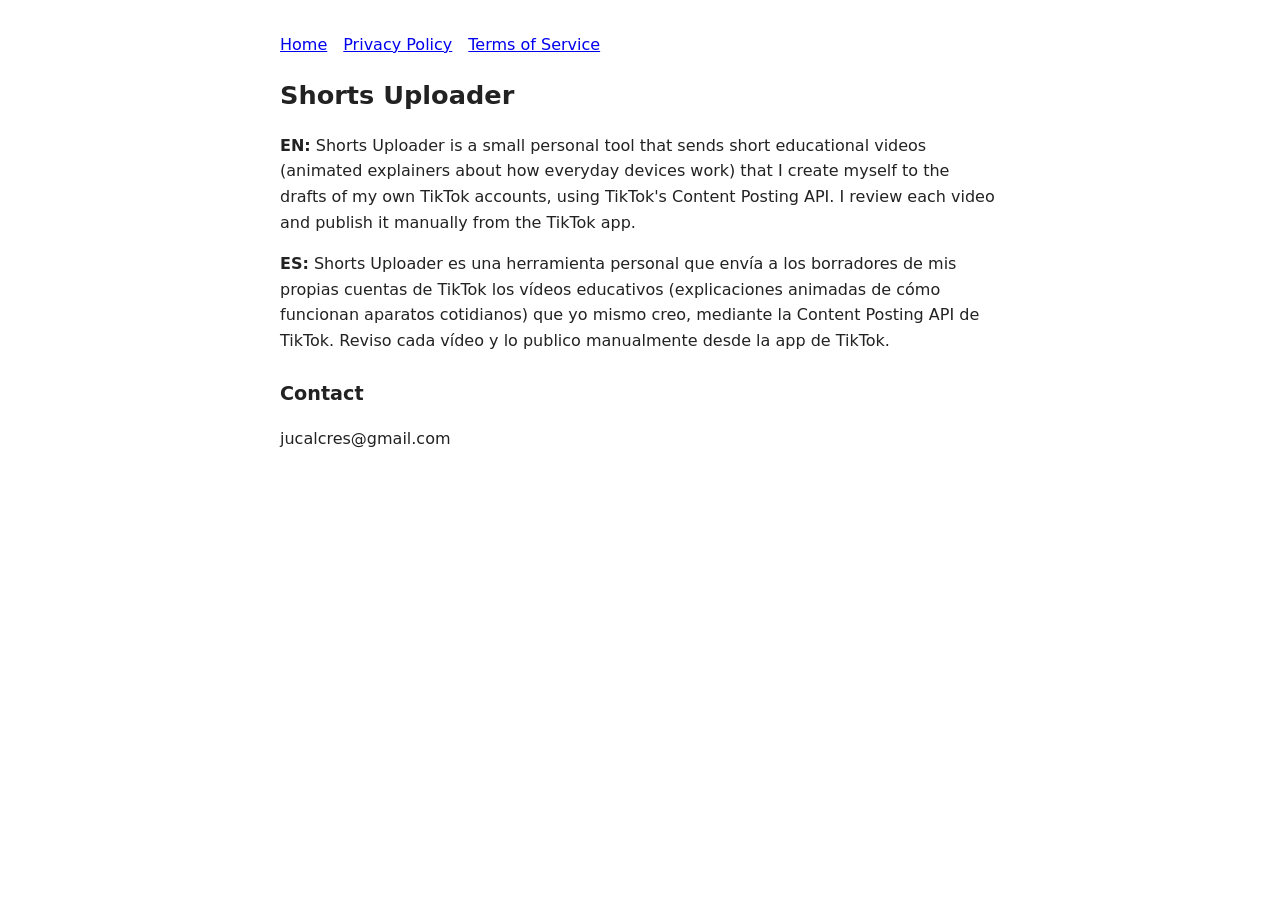
<file: index.html>
<!doctype html><html lang="en"><head><meta charset="utf-8"><meta name="viewport" content="width=device-width,initial-scale=1">
<title>Shorts Uploader</title><link rel="stylesheet" href="style.css"></head><body>
<nav><a href="index.html">Home</a><a href="privacy.html">Privacy Policy</a><a href="terms.html">Terms of Service</a></nav>
<h1>Shorts Uploader</h1>
<p><b>EN:</b> Shorts Uploader is a small personal tool that sends short educational videos (animated explainers about how everyday devices work) that I create myself to the drafts of my own TikTok accounts, using TikTok's Content Posting API. I review each video and publish it manually from the TikTok app.</p>
<p><b>ES:</b> Shorts Uploader es una herramienta personal que envía a los borradores de mis propias cuentas de TikTok los vídeos educativos (explicaciones animadas de cómo funcionan aparatos cotidianos) que yo mismo creo, mediante la Content Posting API de TikTok. Reviso cada vídeo y lo publico manualmente desde la app de TikTok.</p>
<h2>Contact</h2><p>jucalcres@gmail.com</p>
</body></html>
</file>
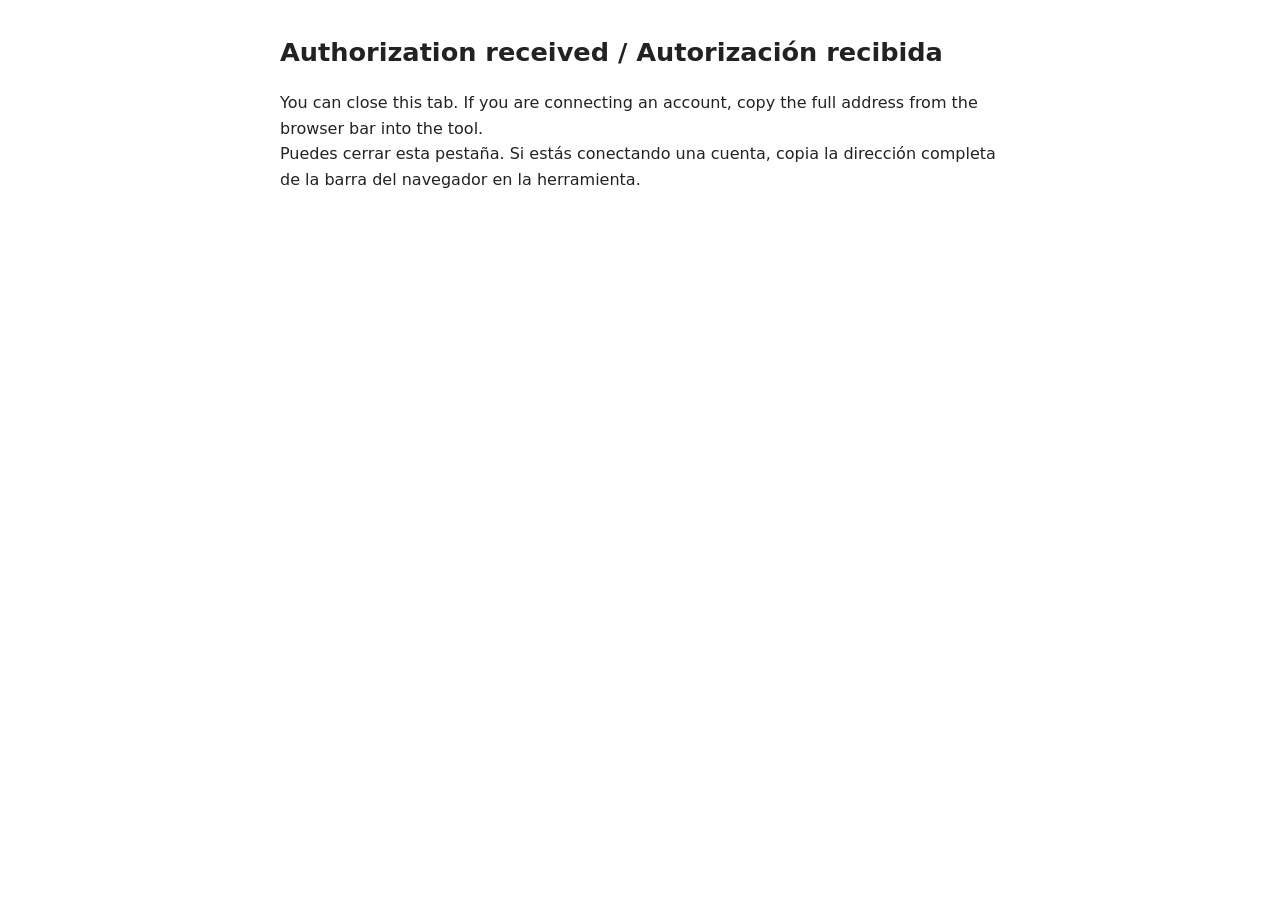
<file: callback.html>
<!doctype html><html lang="en"><head><meta charset="utf-8"><meta name="viewport" content="width=device-width,initial-scale=1">
<title>Authorization - Shorts Uploader</title><link rel="stylesheet" href="style.css"></head><body>
<h1>Authorization received / Autorización recibida</h1>
<p>You can close this tab. If you are connecting an account, copy the full address from the browser bar into the tool.<br>Puedes cerrar esta pestaña. Si estás conectando una cuenta, copia la dirección completa de la barra del navegador en la herramienta.</p>
</body></html>
</file>
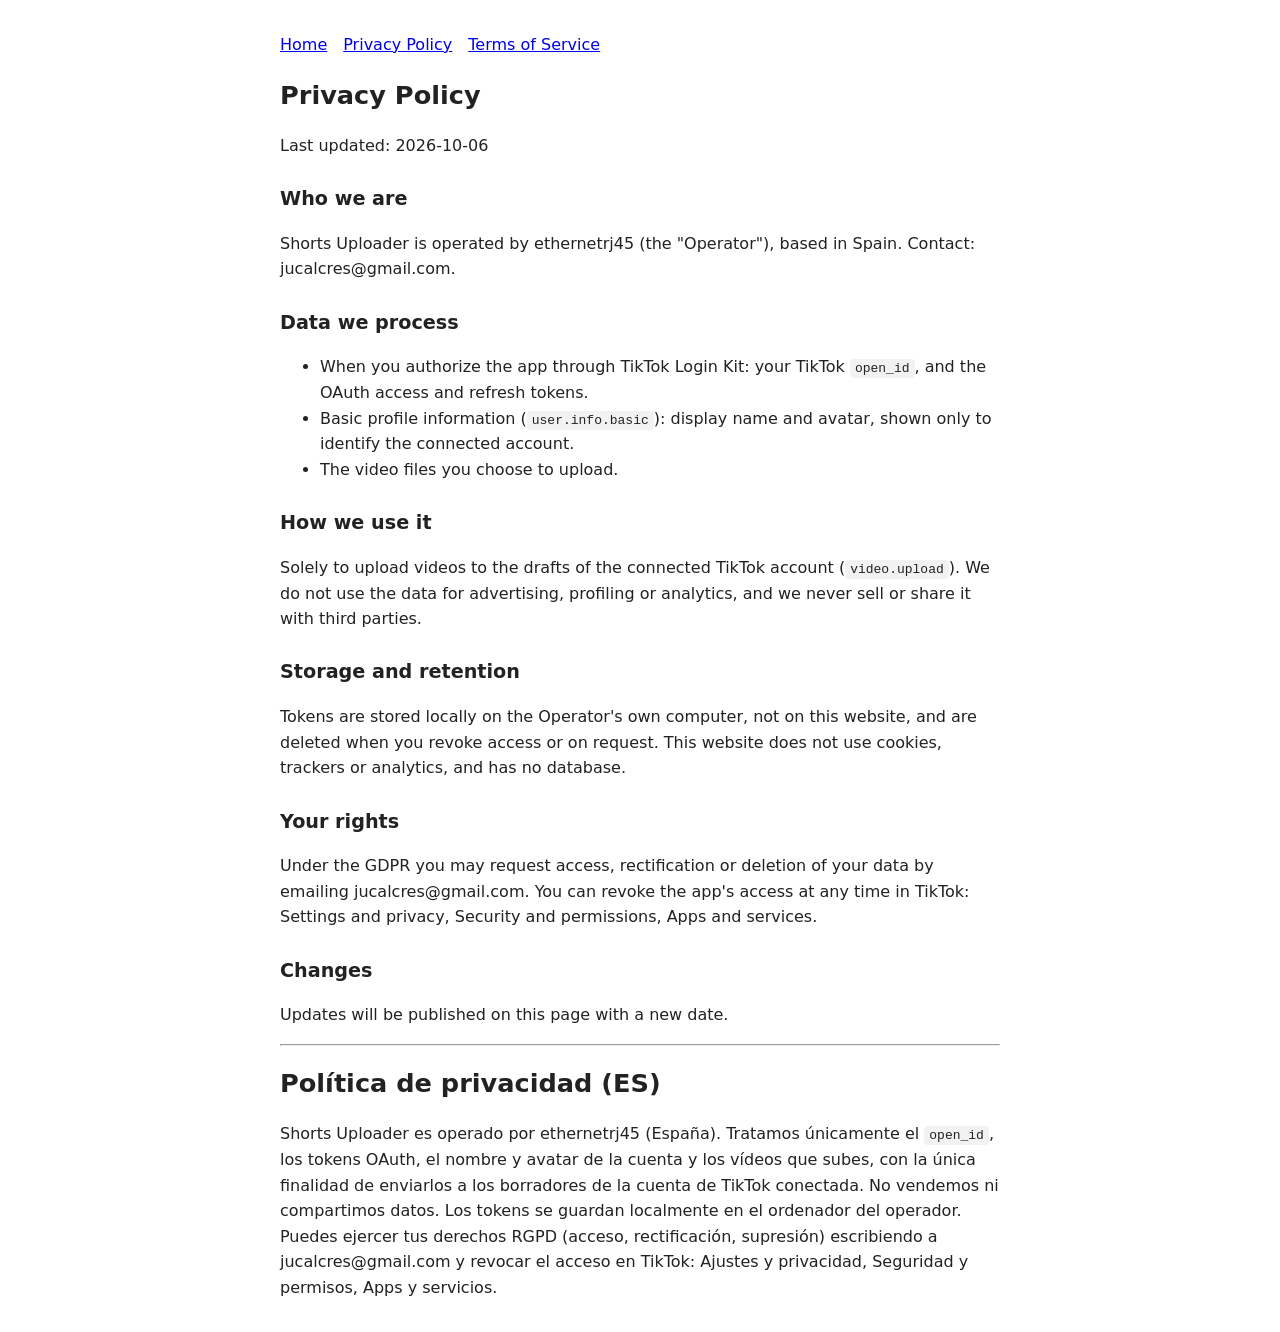
<file: privacy.html>
<!doctype html><html lang="en"><head><meta charset="utf-8"><meta name="viewport" content="width=device-width,initial-scale=1">
<title>Privacy Policy - Shorts Uploader</title><link rel="stylesheet" href="style.css"></head><body>
<nav><a href="index.html">Home</a><a href="privacy.html">Privacy Policy</a><a href="terms.html">Terms of Service</a></nav>
<h1>Privacy Policy</h1><p>Last updated: 2026-10-06</p>
<h2>Who we are</h2><p>Shorts Uploader is operated by ethernetrj45 (the "Operator"), based in Spain. Contact: jucalcres@gmail.com.</p>
<h2>Data we process</h2><ul>
<li>When you authorize the app through TikTok Login Kit: your TikTok <code>open_id</code>, and the OAuth access and refresh tokens.</li>
<li>Basic profile information (<code>user.info.basic</code>): display name and avatar, shown only to identify the connected account.</li>
<li>The video files you choose to upload.</li></ul>
<h2>How we use it</h2><p>Solely to upload videos to the drafts of the connected TikTok account (<code>video.upload</code>). We do not use the data for advertising, profiling or analytics, and we never sell or share it with third parties.</p>
<h2>Storage and retention</h2><p>Tokens are stored locally on the Operator's own computer, not on this website, and are deleted when you revoke access or on request. This website does not use cookies, trackers or analytics, and has no database.</p>
<h2>Your rights</h2><p>Under the GDPR you may request access, rectification or deletion of your data by emailing jucalcres@gmail.com. You can revoke the app's access at any time in TikTok: Settings and privacy, Security and permissions, Apps and services.</p>
<h2>Changes</h2><p>Updates will be published on this page with a new date.</p>
<hr><h1>Política de privacidad (ES)</h1>
<p>Shorts Uploader es operado por ethernetrj45 (España). Tratamos únicamente el <code>open_id</code>, los tokens OAuth, el nombre y avatar de la cuenta y los vídeos que subes, con la única finalidad de enviarlos a los borradores de la cuenta de TikTok conectada. No vendemos ni compartimos datos. Los tokens se guardan localmente en el ordenador del operador. Puedes ejercer tus derechos RGPD (acceso, rectificación, supresión) escribiendo a jucalcres@gmail.com y revocar el acceso en TikTok: Ajustes y privacidad, Seguridad y permisos, Apps y servicios.</p>
</body></html>
</file>
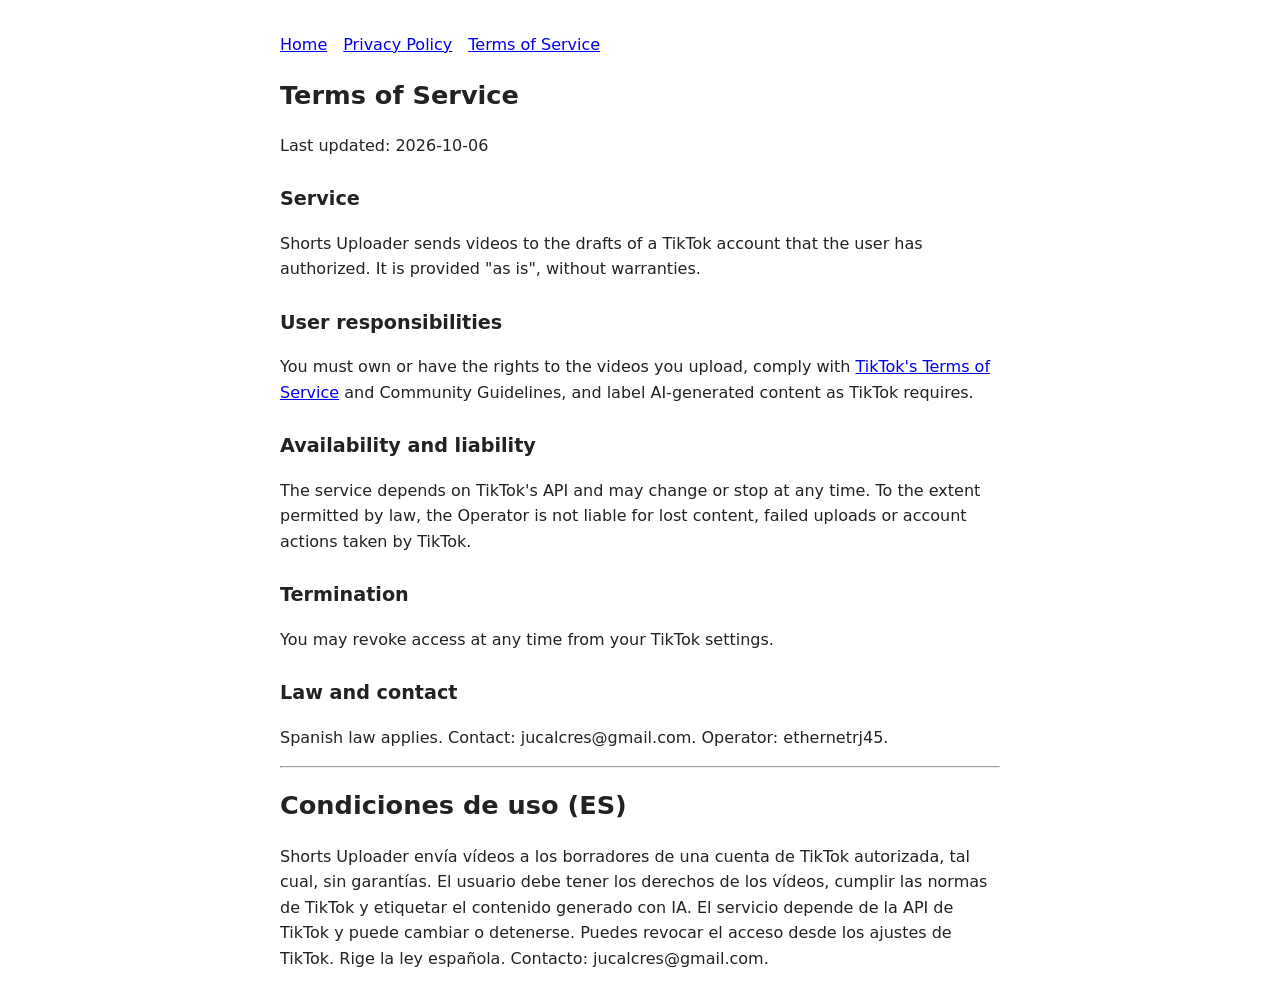
<file: terms.html>
<!doctype html><html lang="en"><head><meta charset="utf-8"><meta name="viewport" content="width=device-width,initial-scale=1">
<title>Terms of Service - Shorts Uploader</title><link rel="stylesheet" href="style.css"></head><body>
<nav><a href="index.html">Home</a><a href="privacy.html">Privacy Policy</a><a href="terms.html">Terms of Service</a></nav>
<h1>Terms of Service</h1><p>Last updated: 2026-10-06</p>
<h2>Service</h2><p>Shorts Uploader sends videos to the drafts of a TikTok account that the user has authorized. It is provided "as is", without warranties.</p>
<h2>User responsibilities</h2><p>You must own or have the rights to the videos you upload, comply with <a href="https://www.tiktok.com/legal/page/global/terms-of-service/en">TikTok's Terms of Service</a> and Community Guidelines, and label AI-generated content as TikTok requires.</p>
<h2>Availability and liability</h2><p>The service depends on TikTok's API and may change or stop at any time. To the extent permitted by law, the Operator is not liable for lost content, failed uploads or account actions taken by TikTok.</p>
<h2>Termination</h2><p>You may revoke access at any time from your TikTok settings.</p>
<h2>Law and contact</h2><p>Spanish law applies. Contact: jucalcres@gmail.com. Operator: ethernetrj45.</p>
<hr><h1>Condiciones de uso (ES)</h1>
<p>Shorts Uploader envía vídeos a los borradores de una cuenta de TikTok autorizada, tal cual, sin garantías. El usuario debe tener los derechos de los vídeos, cumplir las normas de TikTok y etiquetar el contenido generado con IA. El servicio depende de la API de TikTok y puede cambiar o detenerse. Puedes revocar el acceso desde los ajustes de TikTok. Rige la ley española. Contacto: jucalcres@gmail.com.</p>
</body></html>
</file>
<file: style.css>
body{font-family:system-ui,sans-serif;max-width:720px;margin:2rem auto;padding:0 16px;line-height:1.6;color:#222}
nav a{margin-right:1rem}h1{font-size:1.6rem}h2{font-size:1.2rem;margin-top:1.6rem}
code{background:#f2f2f2;padding:2px 5px;border-radius:4px}
</file>
